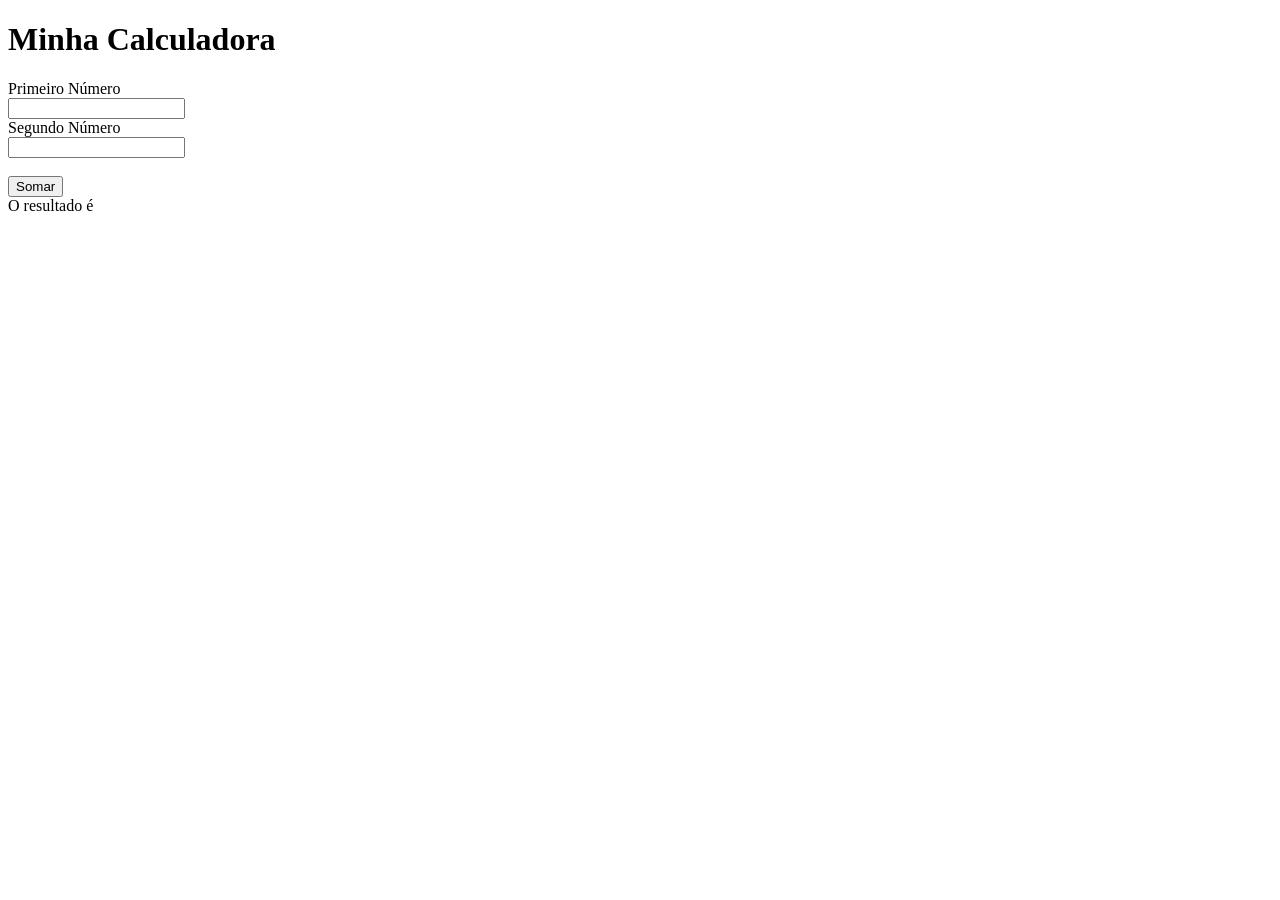
<file: CalculadoraBasica/index.html>
<!DOCTYPE html>
<html lang="en">
<head>
  <meta charset="UTF-8">
  <meta name="viewport" content="width=device-width, initial-scale=1.0">
  <title>Minha Calculadora</title>
</head>
<body>
  <h1>Minha Calculadora</h1>
  Primeiro Número <br />
  <input type="number" id="n1"><br>
  Segundo Número<br />
  <input type="number" id="n2"><br /><br />
  <button onclick="somar()">Somar</button>
  
  <br/>
  O resultado é <span id="resultado"></span>

  <script  src="js/calculo.js">    </script>
</body>
</html>
</file>
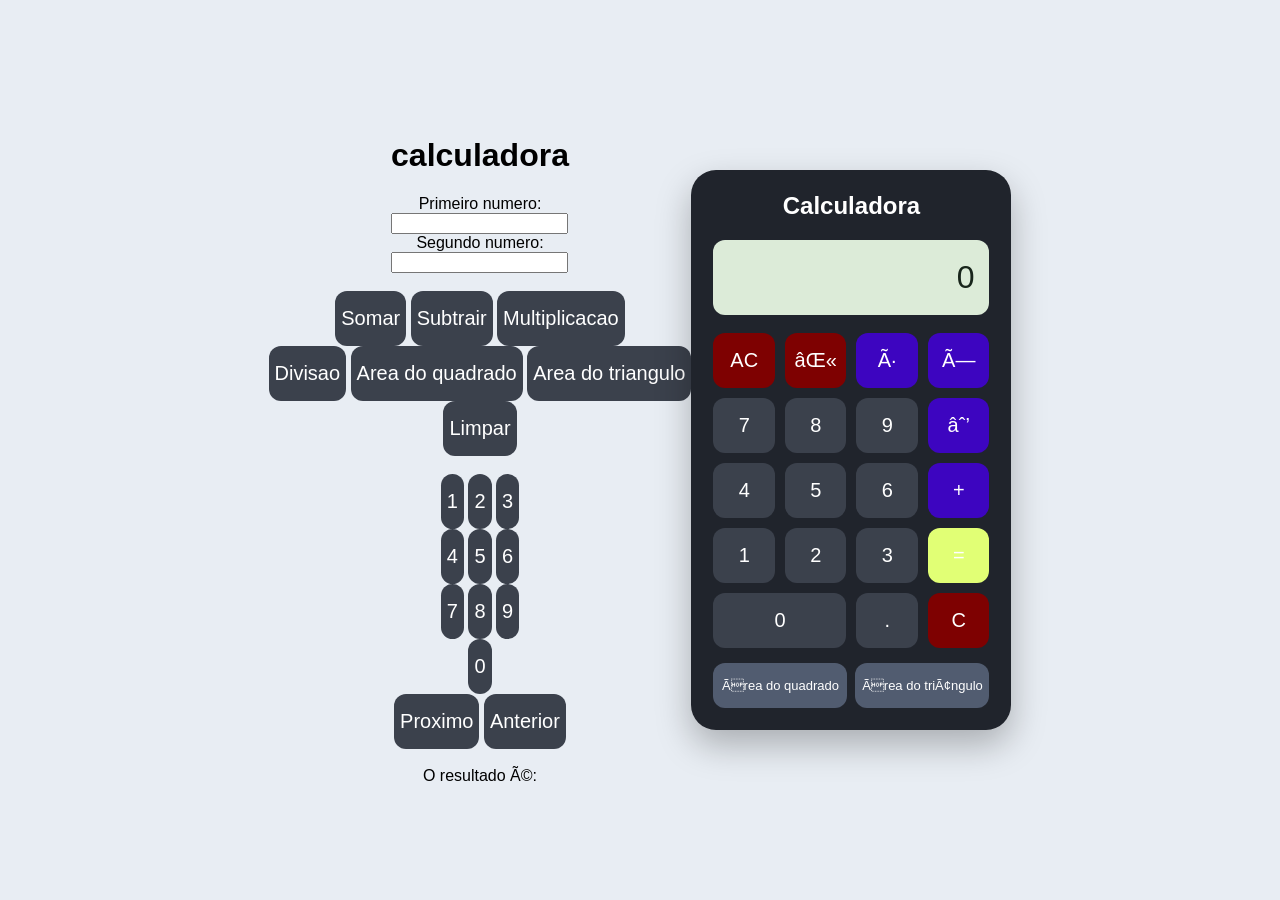
<file: aula-calculadora-24-09-main/Calculadora/index.html>
<center><h1>calculadora</h1>
        Primeiro numero:<br />
        <input type="number" id="n1"><br />
        Segundo numero:<br />
        <input type="number" id="n2"><br /><br />
       
        <button onclick="somar()">Somar</button>
       
        <button onclick="subtrair()">Subtrair</button> 
       
        <button onclick="multiplicacao()">Multiplicacao</button>  <br>

        <button onclick="divisao()">Divisao</button>

        <button onclick="areaquadrado()">Area do quadrado</button>

        <button onclick="areatriangulo()">Area do triangulo</button> <br>

        <button onclick="limpar()">Limpar</button>

        <br /><br />

       
        <button onclick="inserir('1')">1</button>
        <button onclick="inserir('2')">2</button>
        <button onclick="inserir('3')">3</button> <br>
        <button onclick="inserir('4')">4</button>
        <button onclick="inserir('5')">5</button>
        <button onclick="inserir('6')">6</button> <br>
        <button onclick="inserir('7')">7</button>
        <button onclick="inserir('8')">8</button>
        <button onclick="inserir('9')">9</button> <br>
        <button onclick="inserir('0')">0</button> <br>
        <button onclick="SegundoNumero()">Proximo</button> <button onclick="PrimeiroNumero()"> Anterior </button>

        <br /><br />
        O resultado é: <span id="resultado"></span></center>

        <script src="js/soma.js"></script>

</body>
</html>
    



<!DOCTYPE html>
<html lang="pt-BR">
<head>
    <meta charset="UTF-8">
    <meta name="viewport" content="width=device-width, initial-scale=1.0">
    <title>Minha Calculadora</title>

    <style>
        * {
            box-sizing: border-box;
        }

        body {
            margin: 0;
            min-height: 100vh;
            display: flex;
            justify-content: center;
            align-items: center;
            background: #e8edf3;
            font-family: Arial, sans-serif;
        }

        .calculadora {
            width: 320px;
            padding: 22px;
            border-radius: 25px;
            background: #20242c;
            box-shadow: 0 15px 35px #0004;
        }

        h2 {
            color: white;
            text-align: center;
            margin-top: 0;
        }

        #visor {
            width: 100%;
            height: 75px;
            margin-bottom: 18px;
            padding: 15px;
            border: none;
            border-radius: 12px;
            background: #dcebd8;
            color: #18251b;
            font-size: 32px;
            text-align: right;
        }

        .teclado {
            display: grid;
            grid-template-columns: repeat(4, 1fr);
            gap: 10px;
        }

        button {
            height: 55px;
            border: none;
            border-radius: 12px;
            background: #3b414c;
            color: white;
            font-size: 20px;
            cursor: pointer;
        }

        button:hover {
            filter: brightness(1.2);
        }

        .operador {
            background: #3d05c0;
        }

        .especial {
            background: #7e0101;
        }

        .igual {
            background: #e1ff75;
        }

        .zero {
            grid-column: span 2;
        }

        .areas {
            display: grid;
            grid-template-columns: 1fr 1fr;
            gap: 8px;
            margin-top: 15px;
        }

        .areas button {
            height: 45px;
            font-size: 13px;
            background: #515c70;
        }
    </style>
</head>

<body>

<div class="calculadora">

    <h2>Calculadora</h2>

    <input type="text" id="visor" value="0" readonly>

    <div class="teclado">
        <button class="especial" onclick="limpar()">AC</button>
        <button class="especial" onclick="apagar()">⌫</button>
        <button class="operador" onclick="escolherOperacao('/')">÷</button>
        <button class="operador" onclick="escolherOperacao('*')">×</button>

        <button onclick="inserir('7')">7</button>
        <button onclick="inserir('8')">8</button>
        <button onclick="inserir('9')">9</button>
        <button class="operador" onclick="escolherOperacao('-')">−</button>

        <button onclick="inserir('4')">4</button>
        <button onclick="inserir('5')">5</button>
        <button onclick="inserir('6')">6</button>
        <button class="operador" onclick="escolherOperacao('+')">+</button>

        <button onclick="inserir('1')">1</button>
        <button onclick="inserir('2')">2</button>
        <button onclick="inserir('3')">3</button>
        <button class="igual" onclick="calcular()">=</button>

        <button class="zero" onclick="inserir('0')">0</button>
        <button onclick="decimal()">.</button>
        <button class="especial" onclick="limpar()">C</button>
    </div>

    <div class="areas">
        <button onclick="areaQuadrado()">Área do quadrado</button>
        <button onclick="areaTriangulo()">Área do triângulo</button>
    </div>

</div>

<script>
    const visor = document.getElementById("visor");

    let primeiroNumero = null;
    let operacao = null;
    let novoNumero = true;

    function inserir(numero) {
        if (novoNumero || visor.value === "0") {
            visor.value = numero;
            novoNumero = false;
        } else {
            visor.value += numero;
        }
    }

    function decimal() {
        if (novoNumero) {
            visor.value = "0.";
            novoNumero = false;
        } else if (!visor.value.includes(".")) {
            visor.value += ".";
        }
    }

    function escolherOperacao(op) {
        primeiroNumero = Number(visor.value);
        operacao = op;
        novoNumero = true;
    }

    function calcular() {
        if (operacao === null) return;

        const segundoNumero = Number(visor.value);
        let resultado;

        switch (operacao) {
            case "+":
                resultado = primeiroNumero + segundoNumero;
                break;
            case "-":
                resultado = primeiroNumero - segundoNumero;
                break;
            case "*":
                resultado = primeiroNumero * segundoNumero;
                break;
            case "/":
                if (segundoNumero === 0) {
                    visor.value = "Erro";
                    operacao = null;
                    novoNumero = true;
                    return;
                }
                resultado = primeiroNumero / segundoNumero;
                break;
        }

        visor.value = String(
            Number(resultado.toPrecision(10))
        );

        operacao = null;
        primeiroNumero = null;
        novoNumero = true;
    }

    function limpar() {
        visor.value = "0";
        primeiroNumero = null;
        operacao = null;
        novoNumero = true;
    }

    function apagar() {
        if (novoNumero || visor.value === "Erro") {
            visor.value = "0";
            novoNumero = true;
            return;
        }

        visor.value = visor.value.slice(0, -1);

        if (visor.value === "" || visor.value === "-") {
            visor.value = "0";
            novoNumero = true;
        }
    }

    function areaQuadrado() {
        const lado = Number(visor.value);
        const resultado = lado * lado;

        visor.value = String(resultado);
        novoNumero = true;
        operacao = null;
    }

    function areaTriangulo() {
        const base = Number(visor.value);
        const entrada = prompt("Digite a altura do triângulo:");

        if (entrada === null || entrada.trim() === "") return;

        const altura = Number(entrada);

        if (!Number.isFinite(altura)) {
            alert("Digite uma altura válida.");
            return;
        }

        const resultado = (base * altura) / 2;

        visor.value = String(resultado);
        novoNumero = true;
        operacao = null;
    }
</script>

</body>
</html>
</file>
